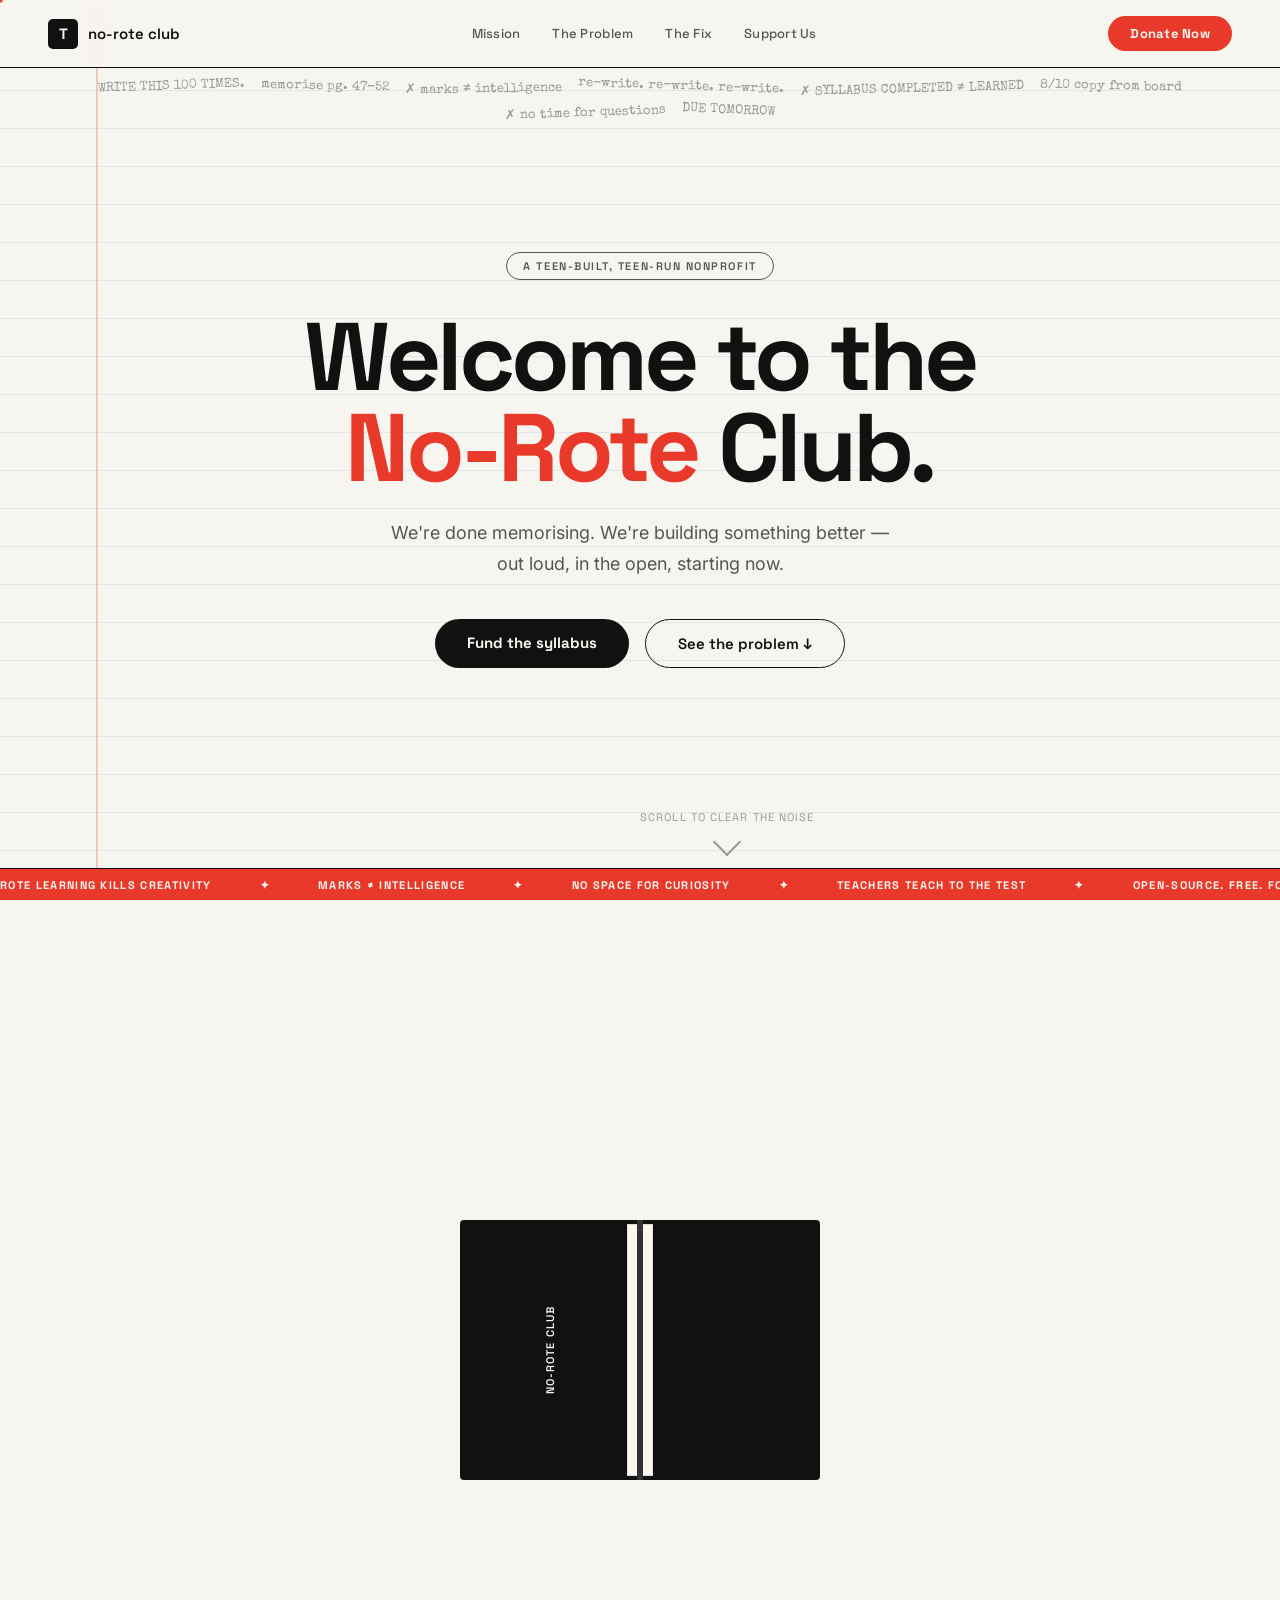
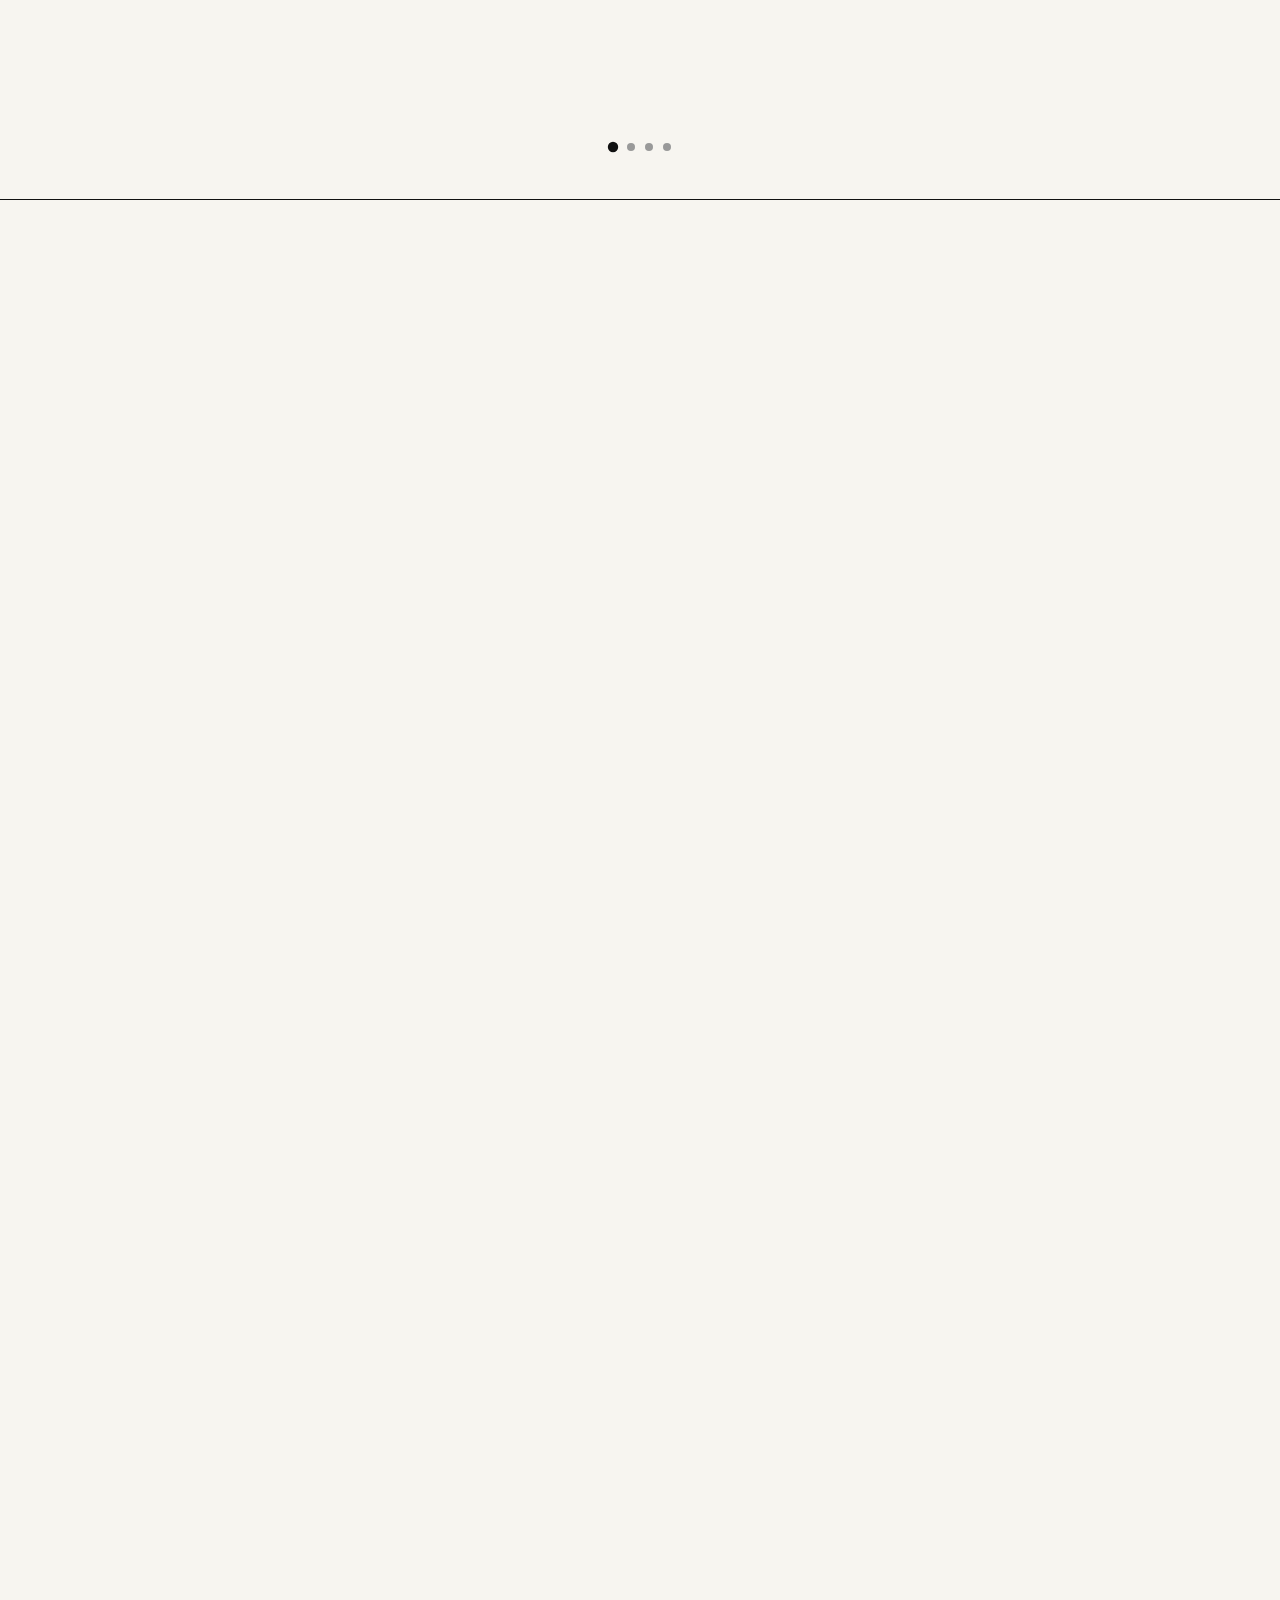
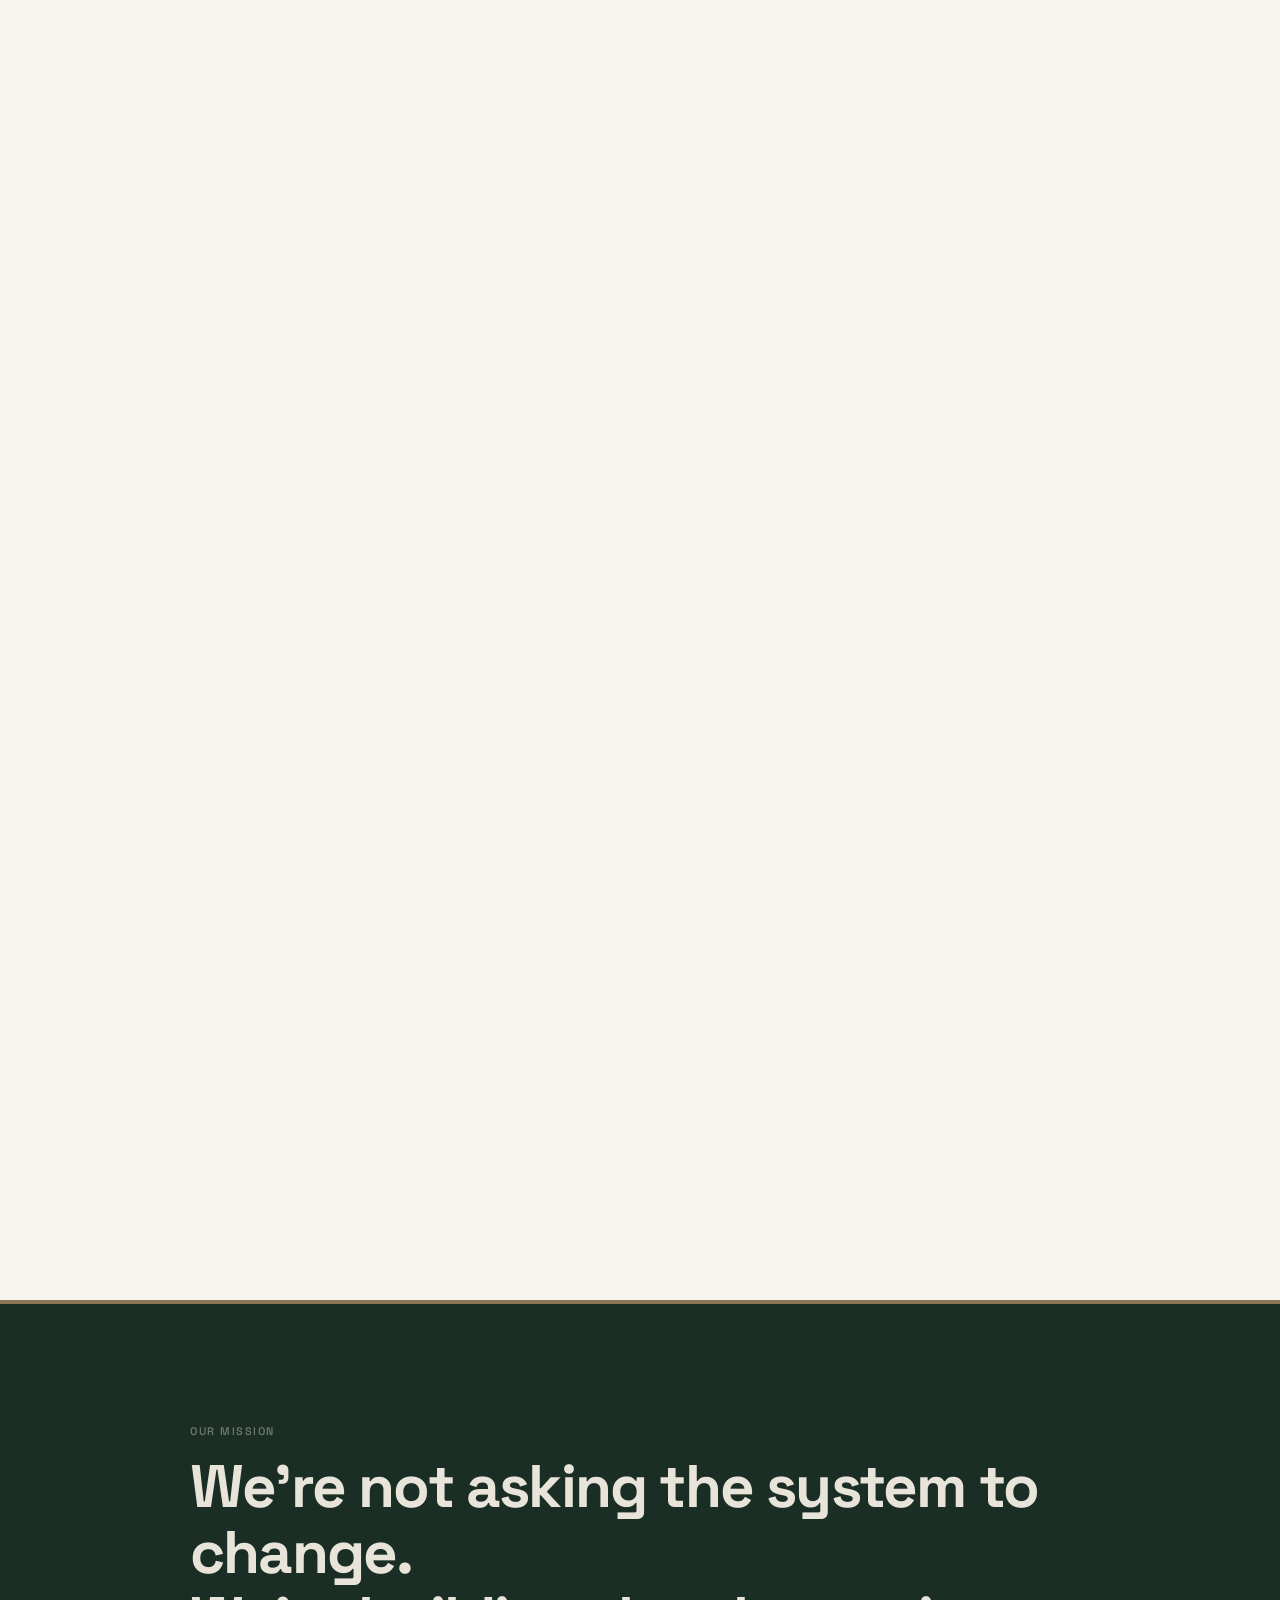
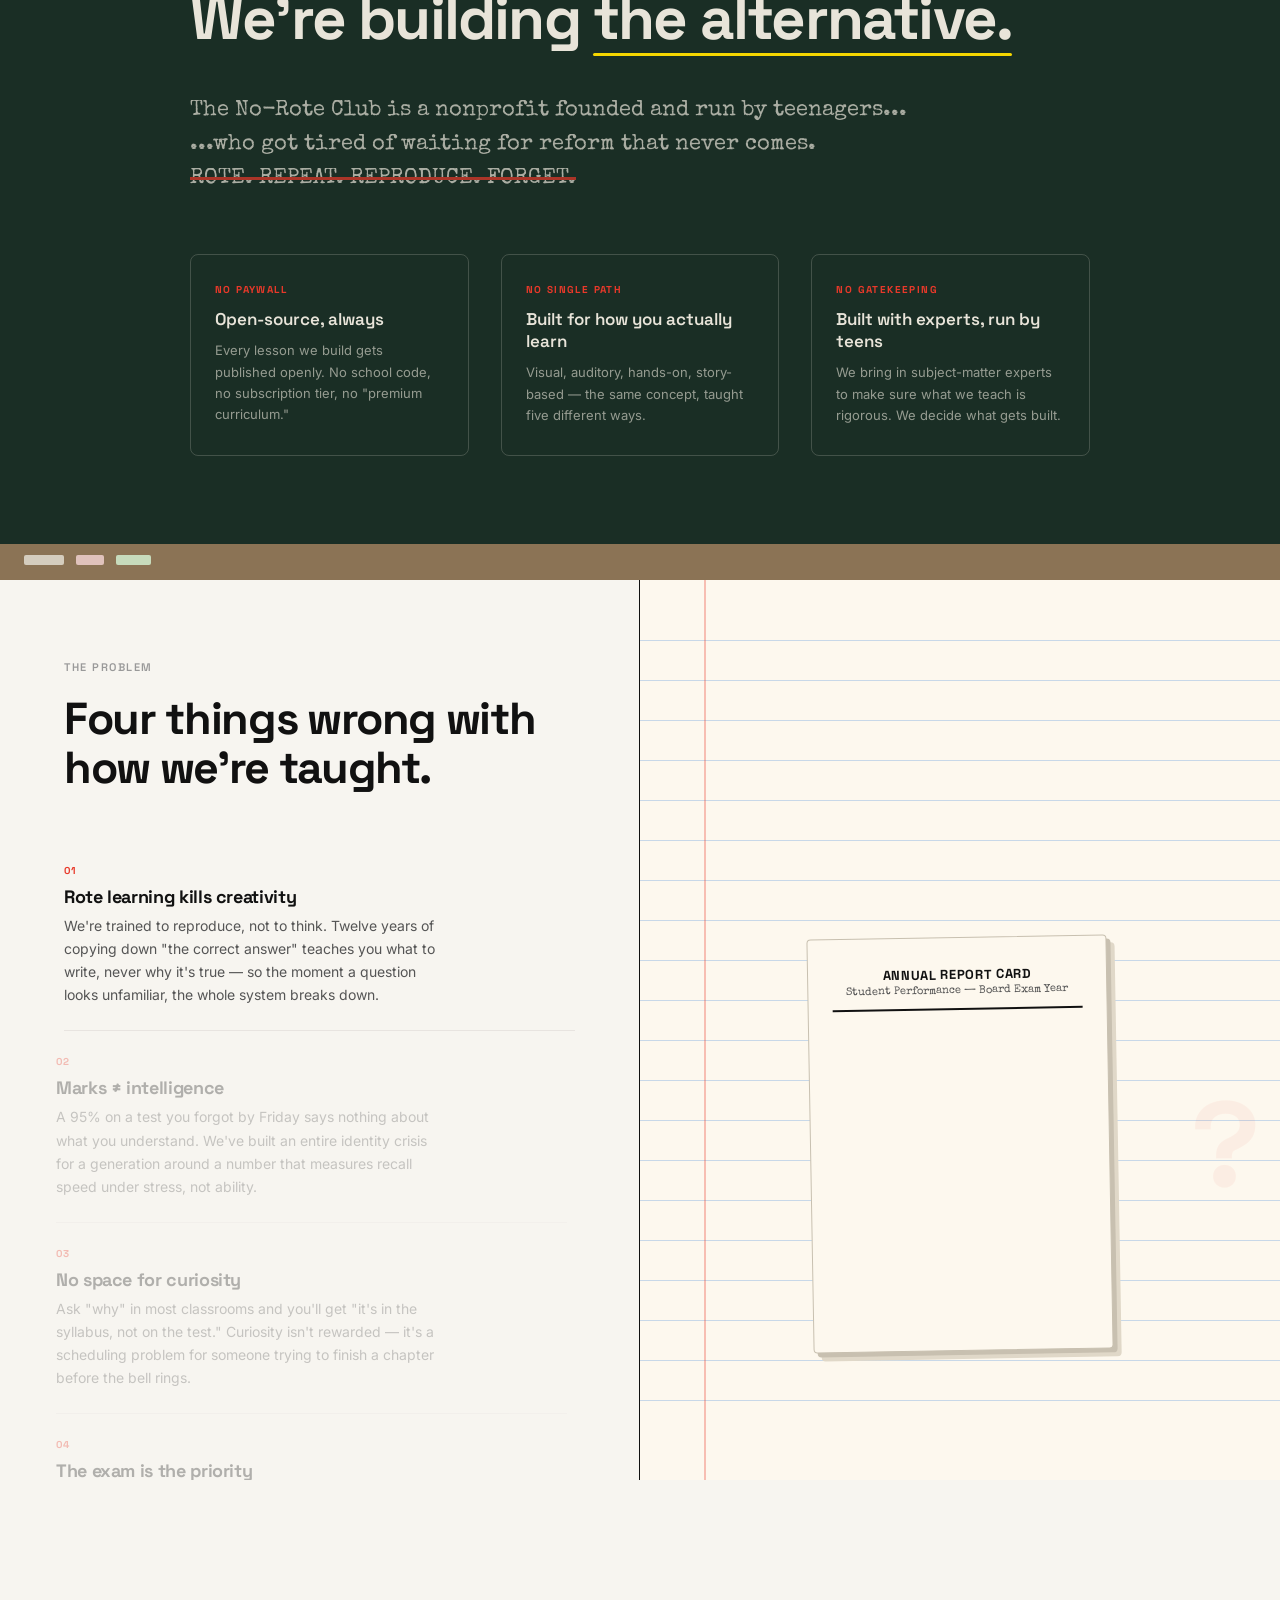
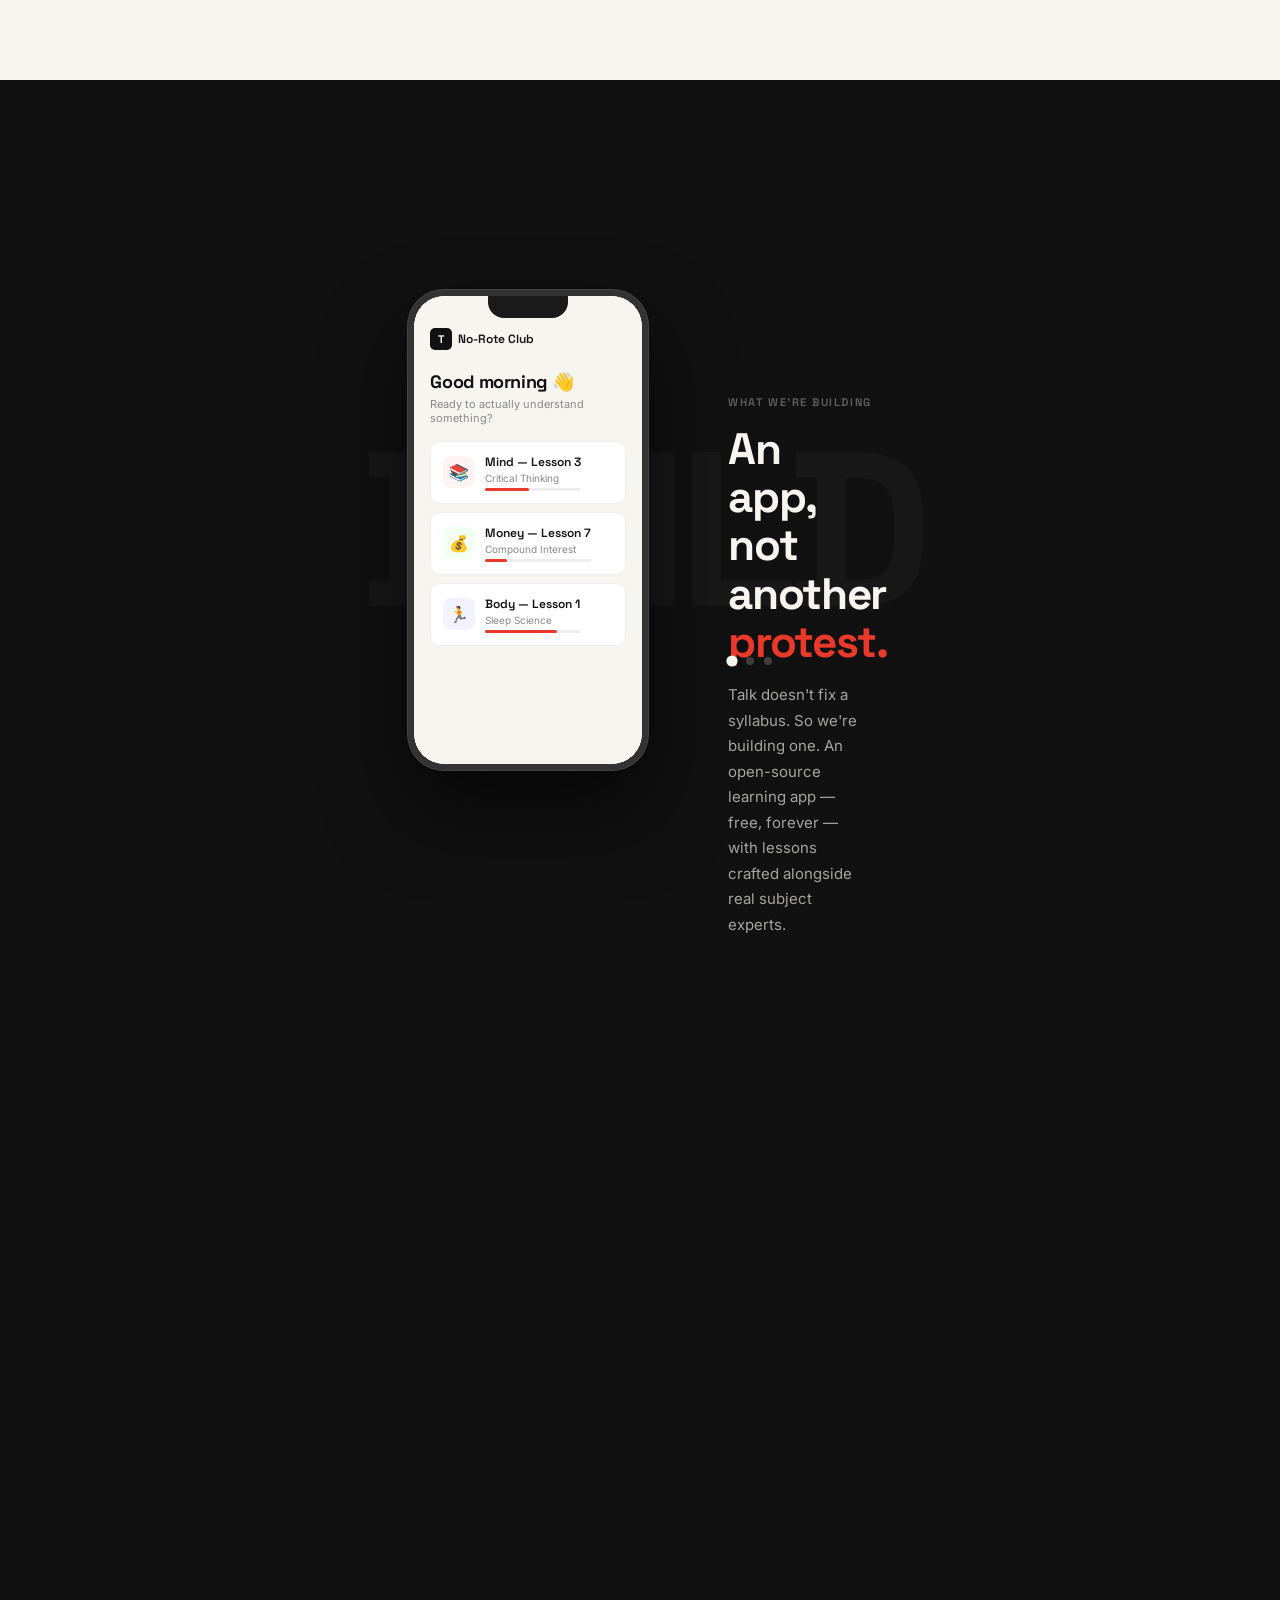
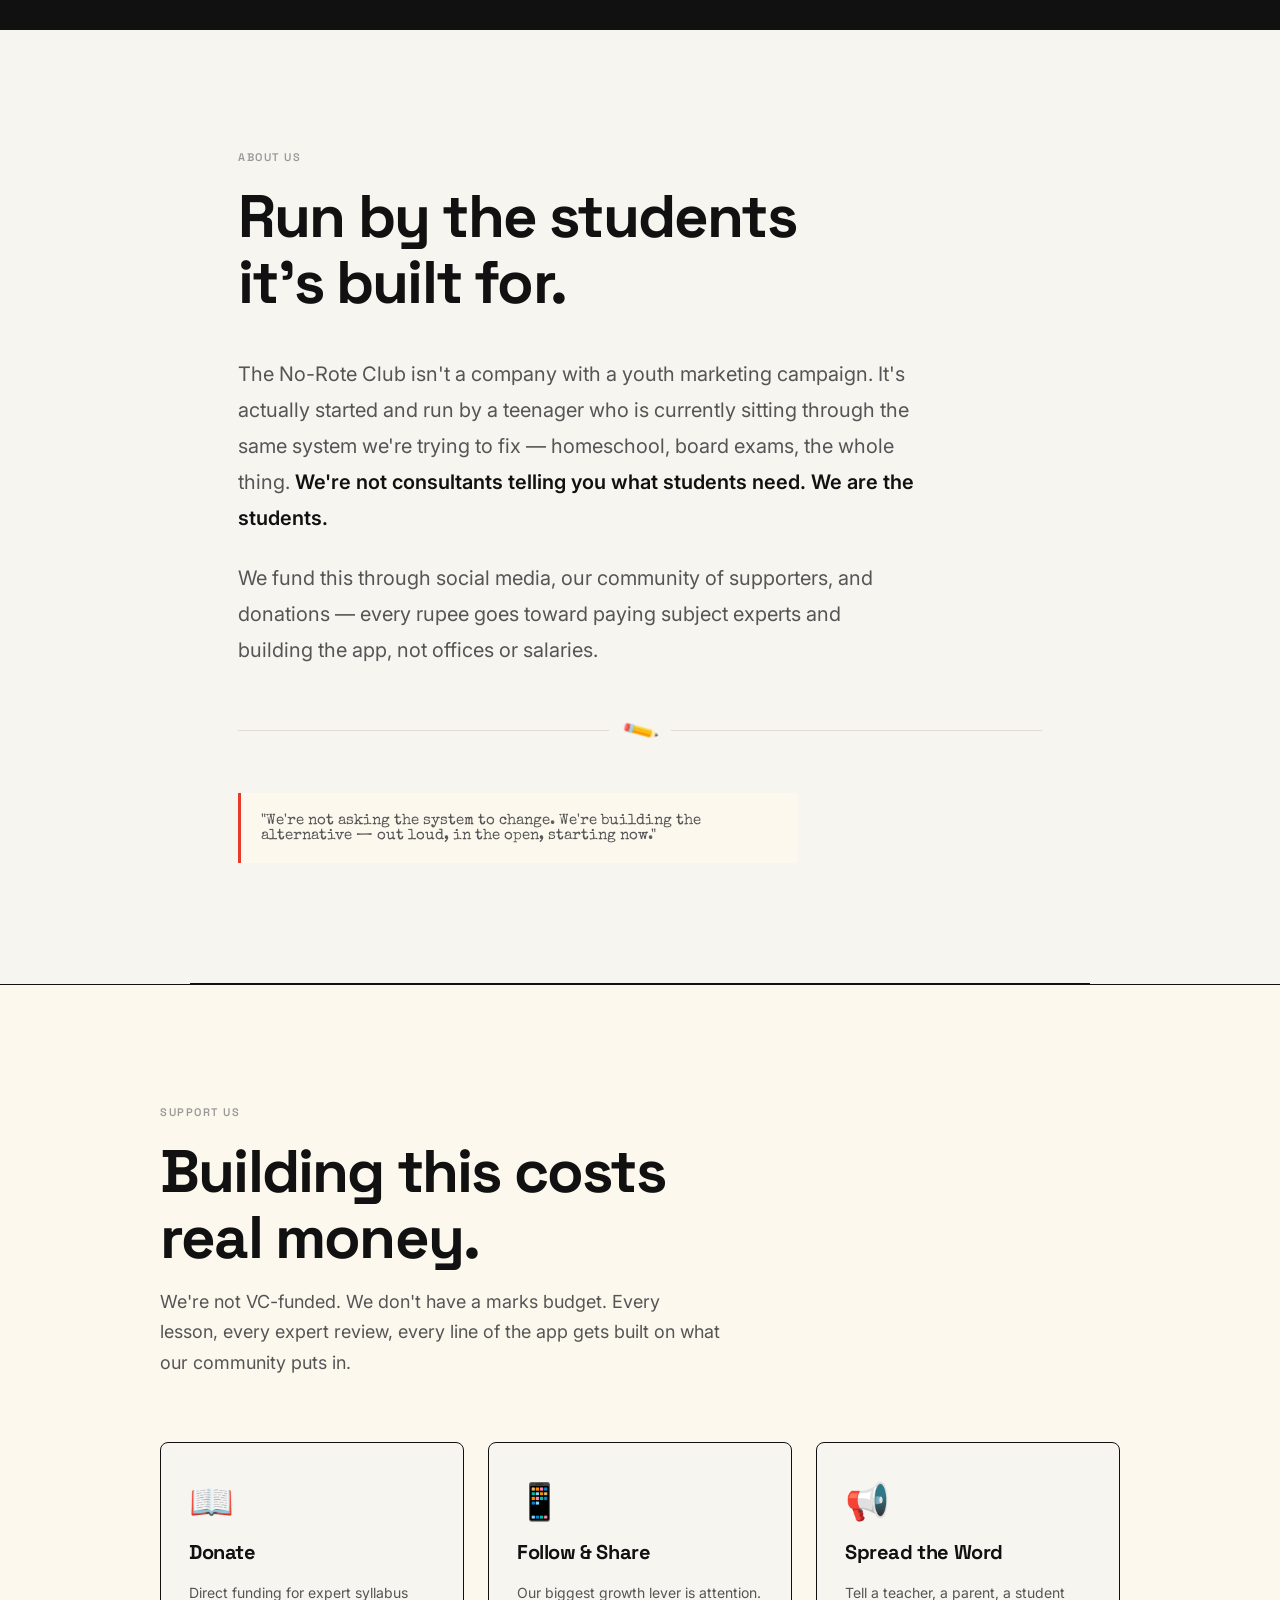
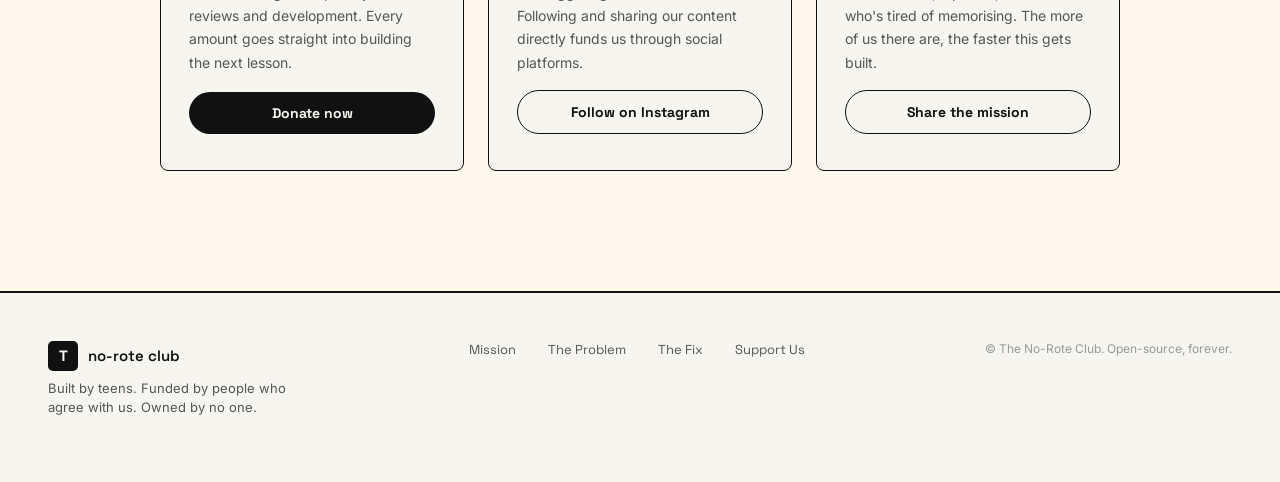
<file: index.html>
<!DOCTYPE html>
<html lang="en">
<head>
  <meta charset="UTF-8"/>
  <meta name="viewport" content="width=device-width, initial-scale=1.0"/>
  <meta name="description" content="A teen-led nonprofit building an open-source, expert-crafted syllabus that teaches the way brains actually learn. No rote. No rank. No rust."/>
  <title>The No-Rote Club — Education shouldn't feel like punishment</title>
  <link rel="preconnect" href="https://fonts.googleapis.com"/>
  <link href="https://fonts.googleapis.com/css2?family=Space+Grotesk:wght@300;400;500;600;700&family=Inter:wght@400;500&family=Special+Elite&display=swap" rel="stylesheet"/>
  <style>
/* ═══════════════════════════════════════════
   TOKENS
═══════════════════════════════════════════ */
:root {
  --white:   #F7F5F0;
  --ink:     #111111;
  --mid:     #555555;
  --light:   #999999;
  --red:     #E8392A;
  --yellow:  #F5D600;
  --chalk:   #E8E4D9;
  --board:   #1A2E25;
  --paper:   #FDF8EE;
  --ruled:   #C8D8E8;
  --sans:    'Space Grotesk', sans-serif;
  --body:    'Inter', sans-serif;
  --typewriter: 'Special Elite', cursive;
}

/* ═══════════════════════════════════════════
   RESET
═══════════════════════════════════════════ */
*, *::before, *::after { box-sizing: border-box; margin: 0; padding: 0; }
html { scroll-behavior: smooth; }
body {
  background: var(--white);
  color: var(--ink);
  font-family: var(--body);
  overflow-x: hidden;
}
a { color: inherit; text-decoration: none; }

/* ═══════════════════════════════════════════
   NAV
═══════════════════════════════════════════ */
nav {
  position: fixed;
  top: 0; left: 0; right: 0;
  z-index: 200;
  display: flex;
  align-items: center;
  justify-content: space-between;
  padding: 16px 48px;
  background: rgba(247,245,240,0.92);
  backdrop-filter: blur(12px);
  border-bottom: 1.5px solid var(--ink);
  transition: background 0.3s;
}
.nav-logo {
  display: flex; align-items: center; gap: 10px;
  font-family: var(--sans); font-weight: 600; font-size: 15px;
}
.nav-t {
  width: 30px; height: 30px;
  background: var(--ink); color: var(--white);
  display: grid; place-items: center;
  font-family: var(--sans); font-weight: 700; font-size: 15px;
  border-radius: 5px;
}
.nav-links {
  display: flex; gap: 32px; list-style: none;
  font-family: var(--sans); font-size: 13px; font-weight: 500;
  letter-spacing: 0.02em;
}
.nav-links a { color: var(--mid); transition: color 0.2s; }
.nav-links a:hover { color: var(--ink); }
.nav-cta {
  font-family: var(--sans); font-size: 13px; font-weight: 700;
  background: var(--red); color: var(--white);
  padding: 9px 22px; border-radius: 40px;
  transition: transform 0.2s, box-shadow 0.2s;
  letter-spacing: 0.02em;
}
.nav-cta:hover { transform: translateY(-1px); box-shadow: 0 4px 16px rgba(232,57,42,0.35); }

/* ═══════════════════════════════════════════
   TICKER
═══════════════════════════════════════════ */
.ticker-wrap {
  position: fixed; bottom: 0; left: 0; right: 0;
  z-index: 200; height: 32px;
  background: var(--red);
  border-top: 1.5px solid var(--ink);
  overflow: hidden; display: flex; align-items: center;
}
.ticker-track {
  display: flex; gap: 48px; white-space: nowrap;
  animation: ticker-scroll 28s linear infinite;
}
.ticker-track span {
  font-family: var(--sans); font-size: 11px; font-weight: 700;
  letter-spacing: 0.12em; text-transform: uppercase; color: var(--white); flex-shrink: 0;
}
@keyframes ticker-scroll {
  from { transform: translateX(0); }
  to   { transform: translateX(-50%); }
}

/* ═══════════════════════════════════════════
   HERO
═══════════════════════════════════════════ */
.hero {
  min-height: 100vh;
  display: flex; flex-direction: column;
  align-items: center; justify-content: center;
  padding: 100px 48px 80px;
  position: relative; overflow: hidden;
  text-align: center;
}

/* Floating ruled-paper lines background */
.hero-lines {
  position: absolute; inset: 0; pointer-events: none; overflow: hidden;
}
.hero-line {
  position: absolute; left: 0; right: 0; height: 1px;
  background: var(--ruled); opacity: 0.5;
}

/* Red margin line */
.hero-margin {
  position: absolute; top: 0; bottom: 0; left: 96px; width: 2px;
  background: rgba(232,57,42,0.25); pointer-events: none;
}

.hero-noise {
  position: absolute; top: 80px; left: 0; right: 0;
  display: flex; flex-wrap: wrap; gap: 8px 16px;
  padding: 0 48px; opacity: 0;
  animation: noise-fade 1s 0.3s forwards;
  pointer-events: none; justify-content: center;
}
.hero-noise span {
  font-family: var(--typewriter); font-size: 13px; color: var(--light);
  transform: rotate(var(--r, 0deg));
}
@keyframes noise-fade { to { opacity: 1; } }

.hero-badge {
  font-family: var(--sans); font-size: 11px; font-weight: 600;
  letter-spacing: 0.14em; text-transform: uppercase;
  color: var(--mid); border: 1.5px solid currentColor;
  padding: 6px 16px; border-radius: 40px; margin-bottom: 32px;
  opacity: 0; animation: slide-up 0.6s 0.4s forwards;
}
.hero-h1 {
  font-family: var(--sans); font-weight: 700;
  font-size: clamp(44px, 8vw, 96px);
  letter-spacing: -0.04em; line-height: 0.95;
  margin-bottom: 24px;
  opacity: 0; animation: slide-up 0.7s 0.55s forwards;
}
.hero-h1 em { color: var(--red); font-style: normal; }
.hero-sub {
  font-size: clamp(15px, 2vw, 18px); color: var(--mid);
  max-width: 520px; line-height: 1.7; margin-bottom: 40px;
  opacity: 0; animation: slide-up 0.7s 0.7s forwards;
}
.hero-btns {
  display: flex; gap: 16px; flex-wrap: wrap; justify-content: center;
  opacity: 0; animation: slide-up 0.7s 0.85s forwards;
}
.btn-primary {
  font-family: var(--sans); font-weight: 700; font-size: 15px;
  background: var(--ink); color: var(--white);
  padding: 14px 32px; border-radius: 40px;
  transition: transform 0.2s, box-shadow 0.2s;
}
.btn-primary:hover { transform: translateY(-2px); box-shadow: 0 8px 24px rgba(17,17,17,0.25); }
.btn-ghost {
  font-family: var(--sans); font-weight: 600; font-size: 15px;
  border: 1.5px solid var(--ink); color: var(--ink);
  padding: 14px 32px; border-radius: 40px;
  transition: background 0.2s, color 0.2s;
}
.btn-ghost:hover { background: var(--ink); color: var(--white); }

.hero-scroll-hint {
  position: absolute; bottom: 48px; left: 50%; transform: translateX(-50%);
  display: flex; flex-direction: column; align-items: center; gap: 8px;
  font-family: var(--sans); font-size: 11px; letter-spacing: 0.1em;
  text-transform: uppercase; color: var(--light);
  opacity: 0; animation: slide-up 0.7s 1.1s forwards;
}
.scroll-arrow {
  width: 20px; height: 20px;
  border-right: 2px solid var(--light);
  border-bottom: 2px solid var(--light);
  transform: rotate(45deg);
  animation: bounce-arrow 1.5s ease-in-out infinite;
}
@keyframes bounce-arrow {
  0%,100% { transform: rotate(45deg) translateY(0); }
  50% { transform: rotate(45deg) translateY(4px); }
}

@keyframes slide-up {
  from { opacity: 0; transform: translateY(24px); }
  to   { opacity: 1; transform: translateY(0); }
}

/* ═══════════════════════════════════════════
   BOOK ANIMATION SECTION (Apple-scroll style)
═══════════════════════════════════════════ */
.book-scroll-wrapper {
  position: relative;
  height: 400vh; /* tall enough to scroll through */
}
.book-scroll-sticky {
  position: sticky; top: 0;
  height: 100vh;
  display: flex; align-items: center; justify-content: center;
  overflow: hidden;
  background: var(--white);
  border-bottom: 1.5px solid var(--ink);
}

/* The book */
.book-scene {
  position: relative; width: 360px; height: 260px;
  perspective: 1200px;
}
.book-cover-left, .book-cover-right {
  position: absolute; top: 0; bottom: 0;
  width: 50%; background: var(--ink);
  border: 2px solid var(--ink);
  transform-origin: center;
  transition: none;
  display: flex; align-items: center; justify-content: center;
}
.book-cover-left  { left: 0; border-radius: 4px 0 0 4px; transform-origin: right center; }
.book-cover-right { right: 0; border-radius: 0 4px 4px 0; transform-origin: left center; }
.book-cover-left-text {
  font-family: var(--sans); font-size: 11px; font-weight: 600;
  letter-spacing: 0.1em; text-transform: uppercase; color: var(--white);
  writing-mode: vertical-rl; transform: rotate(180deg);
}
.book-spine {
  position: absolute; left: 50%; top: 0; bottom: 0;
  width: 6px; background: #333;
  transform: translateX(-50%);
  z-index: 10;
}
.book-pages {
  position: absolute; top: 4px; bottom: 4px; left: 50%;
  transform: translateX(-50%);
  width: 0; overflow: hidden;
  background: var(--paper);
  display: flex; flex-direction: column;
  padding: 16px 12px;
  gap: 6px;
  transition: none;
  z-index: 5;
  border: 1px solid #ddd;
}
.book-rule { height: 1px; background: var(--ruled); width: 100%; }
.book-text-line {
  height: 10px; border-radius: 2px;
  background: var(--ruled); opacity: 0;
  transition: opacity 0.3s;
}
.book-text-line.red-mark {
  background: var(--red); opacity: 0; width: 60%;
}
.book-text-line.striked {
  background: repeating-linear-gradient(
    90deg, var(--ruled) 0, var(--ruled) 3px, transparent 3px, transparent 6px
  );
}

/* Floating labels beside book */
.book-label {
  position: absolute;
  font-family: var(--sans); font-size: clamp(22px, 3.5vw, 42px);
  font-weight: 700; letter-spacing: -0.03em;
  opacity: 0; transition: opacity 0.5s, transform 0.5s;
  pointer-events: none; white-space: nowrap;
}
.book-label-left  { right: calc(50% + 220px); text-align: right; transform: translateX(-20px); }
.book-label-right { left:  calc(50% + 220px); transform: translateX(20px); }
.book-label.visible { opacity: 1; transform: translateX(0); }
.book-label .accent { color: var(--red); }

/* Progress dots */
.book-dots {
  position: absolute; bottom: 48px; left: 50%; transform: translateX(-50%);
  display: flex; gap: 10px;
}
.book-dot {
  width: 8px; height: 8px; border-radius: 50%;
  background: var(--light); transition: background 0.3s, transform 0.3s;
}
.book-dot.active { background: var(--ink); transform: scale(1.3); }

/* ═══════════════════════════════════════════
   CHALKBOARD SECTION
═══════════════════════════════════════════ */
.chalkboard-section {
  background: var(--board);
  padding: 120px 48px;
  position: relative; overflow: hidden;
  border-top: 4px solid #8B7355;
  border-bottom: 4px solid #8B7355;
}
.chalk-tray {
  position: absolute; bottom: 0; left: 0; right: 0;
  height: 32px; background: #8B7355;
  display: flex; align-items: center; padding: 0 24px; gap: 12px;
}
.chalk-stick {
  width: 40px; height: 10px; border-radius: 2px;
  background: var(--chalk); opacity: 0.8;
}
.chalk-stick:nth-child(2) { background: #F5D6D6; width: 28px; }
.chalk-stick:nth-child(3) { background: #D6F5D6; width: 35px; }

.board-content {
  max-width: 900px; margin: 0 auto;
  position: relative; z-index: 2;
}
.board-section-label {
  font-family: var(--sans); font-size: 11px; font-weight: 600;
  letter-spacing: 0.14em; text-transform: uppercase;
  color: rgba(232,228,217,0.4); margin-bottom: 16px;
}
.board-h2 {
  font-family: var(--sans); font-weight: 700;
  font-size: clamp(32px, 5vw, 60px); letter-spacing: -0.03em;
  color: var(--chalk); line-height: 1.1; margin-bottom: 48px;
}
.board-h2 .chalk-underline {
  position: relative; display: inline-block;
}
.board-h2 .chalk-underline::after {
  content: '';
  position: absolute; bottom: -4px; left: 0; right: 0; height: 3px;
  background: var(--yellow); border-radius: 2px;
  transform: scaleX(0); transform-origin: left;
  transition: transform 0.8s cubic-bezier(0.77,0,0.18,1);
}
.board-h2 .chalk-underline.drawn::after { transform: scaleX(1); }

.chalk-write-line {
  font-family: var(--typewriter); font-size: 22px;
  color: var(--chalk); opacity: 0.7; margin-bottom: 12px;
  overflow: hidden; white-space: nowrap;
  width: 0; transition: width 0.8s ease;
}
.chalk-write-line.written { width: 100%; }
.chalk-write-line.crossed {
  text-decoration: line-through;
  text-decoration-color: var(--red);
  text-decoration-thickness: 3px;
}

.board-mission-grid {
  display: grid; grid-template-columns: 1fr 1fr 1fr;
  gap: 32px; margin-top: 64px;
}
.board-card {
  border: 1px solid rgba(232,228,217,0.2);
  border-radius: 8px; padding: 28px 24px;
  opacity: 0; transform: translateY(24px);
  transition: opacity 0.6s ease, transform 0.6s ease;
}
.board-card.revealed { opacity: 1; transform: translateY(0); }
.board-card-tag {
  font-family: var(--sans); font-size: 10px; font-weight: 700;
  letter-spacing: 0.14em; text-transform: uppercase;
  color: var(--red); margin-bottom: 12px;
}
.board-card h3 {
  font-family: var(--sans); font-weight: 600; font-size: 17px;
  color: var(--chalk); margin-bottom: 10px; line-height: 1.3;
}
.board-card p {
  font-size: 13px; color: rgba(232,228,217,0.6); line-height: 1.65;
}

/* ═══════════════════════════════════════════
   PROBLEMS — REPORT CARD SCROLL
═══════════════════════════════════════════ */
.problems-section {
  padding: 0;
  position: relative;
}
.problems-sticky-wrapper {
  position: relative; height: 300vh;
}
.problems-sticky {
  position: sticky; top: 0; height: 100vh;
  display: grid; grid-template-columns: 1fr 1fr;
  overflow: hidden;
}

/* Left: problem text */
.problems-text-col {
  display: flex; flex-direction: column; justify-content: center;
  padding: 80px 64px; background: var(--white);
  border-right: 1.5px solid var(--ink);
}
.prob-section-label {
  font-family: var(--sans); font-size: 11px; font-weight: 600;
  letter-spacing: 0.14em; text-transform: uppercase;
  color: var(--light); margin-bottom: 20px;
}
.prob-h2 {
  font-family: var(--sans); font-weight: 700;
  font-size: clamp(28px, 3.5vw, 46px); letter-spacing: -0.03em;
  line-height: 1.1; margin-bottom: 48px;
}

.prob-items { display: flex; flex-direction: column; gap: 0; }
.prob-item {
  padding: 24px 0; border-bottom: 1px solid #E8E4E0;
  opacity: 0.3; transition: opacity 0.4s, transform 0.4s;
  transform: translateX(-8px);
  cursor: default;
}
.prob-item.active { opacity: 1; transform: translateX(0); }
.prob-item.done { opacity: 0.4; }
.prob-num {
  font-family: var(--sans); font-size: 10px; font-weight: 700;
  letter-spacing: 0.1em; color: var(--red); margin-bottom: 8px;
}
.prob-title {
  font-family: var(--sans); font-weight: 700; font-size: 18px;
  letter-spacing: -0.02em; margin-bottom: 6px;
}
.prob-desc {
  font-size: 14px; color: var(--mid); line-height: 1.65;
  max-width: 380px;
}

/* Right: Report card animation */
.problems-visual-col {
  background: var(--paper); display: flex;
  align-items: center; justify-content: center;
  position: relative; overflow: hidden;
}

/* Ruled paper lines */
.report-paper-lines {
  position: absolute; inset: 0; pointer-events: none;
}
.rpl { position: absolute; left: 0; right: 0; height: 1px; background: var(--ruled); }
.rpl-margin { position: absolute; top: 0; bottom: 0; left: 64px; width: 2px; background: rgba(232,57,42,0.3); }

.report-card {
  position: relative; z-index: 2;
  width: 300px; background: var(--paper);
  border: 1px solid #C8C0B0; border-radius: 4px;
  box-shadow: 4px 4px 0 #C8C0B0, 8px 8px 0 #E0D8C8;
  padding: 28px 24px;
  font-family: var(--typewriter);
  transform: rotate(-1deg);
}
.rc-header {
  text-align: center; border-bottom: 2px solid var(--ink);
  padding-bottom: 12px; margin-bottom: 16px;
}
.rc-title {
  font-family: var(--sans); font-weight: 700; font-size: 13px;
  letter-spacing: 0.05em; text-transform: uppercase;
}
.rc-sub { font-size: 11px; color: var(--mid); margin-top: 2px; }
.rc-rows { display: flex; flex-direction: column; gap: 10px; }
.rc-row {
  display: flex; justify-content: space-between; align-items: center;
  font-size: 14px; padding-bottom: 8px;
  border-bottom: 1px solid rgba(200,216,232,0.6);
  opacity: 0; transform: translateX(-10px);
  transition: opacity 0.4s, transform 0.4s;
}
.rc-row.visible { opacity: 1; transform: none; }
.rc-subject { color: var(--ink-mid); }
.rc-grade {
  font-weight: 700; font-size: 16px;
  width: 32px; height: 32px; border-radius: 50%;
  display: grid; place-items: center;
  background: var(--yellow); color: var(--ink);
  transition: background 0.4s;
}
.rc-grade.red-grade { background: var(--red); color: var(--white); }
.rc-grade.green-grade { background: #2ECC71; color: var(--white); }

.rc-stamp {
  position: absolute; top: 24px; right: 20px;
  font-family: var(--sans); font-weight: 700; font-size: 11px;
  letter-spacing: 0.08em; text-transform: uppercase;
  border: 3px solid var(--red); color: var(--red);
  padding: 4px 8px; border-radius: 2px;
  transform: rotate(15deg);
  opacity: 0; transition: opacity 0.4s;
}
.rc-stamp.visible { opacity: 0.85; }

/* The red question mark floating */
.rc-question {
  position: absolute; font-family: var(--sans); font-weight: 700;
  font-size: 120px; color: var(--red); opacity: 0.05;
  right: 20px; top: 50%; transform: translateY(-50%);
  pointer-events: none; transition: opacity 0.5s;
}
.rc-question.pop { opacity: 0.12; }

/* ═══════════════════════════════════════════
   APP SECTION — Phone with scrolling content
═══════════════════════════════════════════ */
.app-scroll-wrapper {
  position: relative; height: 350vh;
  background: var(--ink);
}
.app-scroll-sticky {
  position: sticky; top: 0; height: 100vh;
  display: flex; align-items: center; justify-content: center;
  overflow: hidden;
}

.app-bg-text {
  position: absolute; font-family: var(--sans); font-weight: 700;
  font-size: clamp(80px, 18vw, 220px); letter-spacing: -0.05em;
  color: rgba(255,255,255,0.03); white-space: nowrap;
  top: 50%; left: 50%; transform: translate(-50%,-50%);
  pointer-events: none;
}

.app-layout {
  display: flex; align-items: center; gap: 80px;
  position: relative; z-index: 2;
}

/* Phone frame */
.phone-frame {
  width: 240px; height: 480px; flex-shrink: 0;
  background: #1A1A1A; border-radius: 36px;
  border: 6px solid #333;
  box-shadow: 0 0 0 1px #444, 0 40px 80px rgba(0,0,0,0.6), inset 0 0 0 2px #222;
  position: relative; overflow: hidden;
}
.phone-notch {
  position: absolute; top: 0; left: 50%; transform: translateX(-50%);
  width: 80px; height: 22px; background: #1A1A1A;
  border-radius: 0 0 16px 16px; z-index: 10;
}
.phone-screen {
  position: absolute; inset: 0; background: #fff;
  border-radius: 30px; overflow: hidden;
}
/* Screens inside phone */
.phone-slide {
  position: absolute; inset: 0;
  display: flex; flex-direction: column;
  padding: 32px 16px 16px;
  opacity: 0; transform: translateY(20px);
  transition: opacity 0.5s ease, transform 0.5s ease;
}
.phone-slide.active { opacity: 1; transform: translateY(0); }

/* Slide 1: Home */
.ps-home { background: #F7F5F0; }
.ps-app-bar {
  display: flex; align-items: center; gap: 6px; margin-bottom: 20px;
}
.ps-app-dot {
  width: 22px; height: 22px; background: var(--ink); border-radius: 5px;
  display: grid; place-items: center;
  font-family: var(--sans); font-weight: 700; font-size: 11px; color: #F7F5F0;
}
.ps-app-name { font-family: var(--sans); font-weight: 600; font-size: 12px; }
.ps-greeting { font-family: var(--sans); font-weight: 700; font-size: 18px; letter-spacing: -0.02em; margin-bottom: 4px; }
.ps-sub-text { font-size: 11px; color: #888; margin-bottom: 16px; }
.ps-cards { display: flex; flex-direction: column; gap: 8px; }
.ps-card {
  background: #fff; border-radius: 10px; padding: 12px;
  border: 1px solid #eee;
  display: flex; align-items: center; gap: 10px;
}
.ps-card-icon {
  width: 32px; height: 32px; border-radius: 8px;
  display: grid; place-items: center; font-size: 16px; flex-shrink: 0;
}
.ps-card-title { font-family: var(--sans); font-weight: 600; font-size: 12px; }
.ps-card-prog { font-size: 10px; color: #888; margin-top: 2px; }
.ps-prog-bar { height: 3px; background: #eee; border-radius: 2px; margin-top: 4px; }
.ps-prog-fill { height: 100%; border-radius: 2px; background: var(--red); }

/* Slide 2: Lesson */
.ps-lesson { background: var(--board); }
.ps-lesson-tag {
  font-family: var(--sans); font-size: 9px; font-weight: 700;
  letter-spacing: 0.12em; text-transform: uppercase;
  color: rgba(232,228,217,0.5); margin-bottom: 8px;
}
.ps-lesson-title {
  font-family: var(--sans); font-weight: 700; font-size: 16px;
  color: var(--chalk); margin-bottom: 4px; line-height: 1.2;
}
.ps-lesson-sub { font-size: 10px; color: rgba(232,228,217,0.5); margin-bottom: 16px; }
.ps-lesson-body {
  flex: 1; background: rgba(255,255,255,0.05);
  border-radius: 8px; padding: 12px;
  font-family: var(--typewriter); font-size: 12px;
  color: var(--chalk); line-height: 1.7;
}
.ps-lesson-actions {
  display: flex; gap: 8px; margin-top: 12px;
}
.ps-btn {
  flex: 1; padding: 10px; border-radius: 8px;
  font-family: var(--sans); font-weight: 600; font-size: 11px;
  text-align: center;
}
.ps-btn-primary { background: var(--red); color: #fff; }
.ps-btn-ghost { background: rgba(255,255,255,0.1); color: var(--chalk); }

/* Slide 3: Quiz */
.ps-quiz { background: #F7F5F0; }
.ps-quiz-header {
  font-family: var(--sans); font-weight: 700; font-size: 14px;
  letter-spacing: -0.02em; margin-bottom: 4px;
}
.ps-quiz-sub { font-size: 10px; color: #888; margin-bottom: 16px; }
.ps-question {
  background: #fff; border-radius: 10px; padding: 14px;
  font-family: var(--sans); font-weight: 600; font-size: 12px;
  line-height: 1.5; margin-bottom: 12px; border: 1px solid #eee;
}
.ps-options { display: flex; flex-direction: column; gap: 6px; }
.ps-option {
  background: #fff; border: 1.5px solid #E8E4E0;
  border-radius: 8px; padding: 10px 12px;
  font-size: 11px; display: flex; align-items: center; gap: 8px;
}
.ps-option.correct { border-color: #2ECC71; background: #F0FFF4; }
.ps-option.wrong   { border-color: var(--red); background: #FFF5F5; }
.ps-option-dot {
  width: 16px; height: 16px; border-radius: 50%;
  border: 1.5px solid #ccc; flex-shrink: 0;
}
.ps-option.correct .ps-option-dot { background: #2ECC71; border-color: #2ECC71; }
.ps-option.wrong   .ps-option-dot { background: var(--red); border-color: var(--red); }

/* App text column */
.app-text-col {
  max-width: 420px; color: var(--white);
}
.app-section-label {
  font-family: var(--sans); font-size: 11px; font-weight: 600;
  letter-spacing: 0.14em; text-transform: uppercase;
  color: rgba(247,245,240,0.35); margin-bottom: 16px;
}
.app-slides-text { position: relative; min-height: 200px; }
.app-text-slide {
  position: absolute; inset: 0;
  opacity: 0; transform: translateY(16px);
  transition: opacity 0.5s, transform 0.5s;
}
.app-text-slide.active { opacity: 1; transform: none; }
.app-text-slide h2 {
  font-family: var(--sans); font-weight: 700;
  font-size: clamp(28px, 3.5vw, 44px); letter-spacing: -0.03em;
  line-height: 1.1; margin-bottom: 16px;
}
.app-text-slide h2 em { color: var(--red); font-style: normal; }
.app-text-slide p {
  font-size: 15px; color: rgba(247,245,240,0.65); line-height: 1.7;
}
.app-step-dots {
  display: flex; gap: 10px; margin-top: 32px;
}
.app-step-dot {
  width: 8px; height: 8px; border-radius: 50%;
  background: rgba(247,245,240,0.2); transition: background 0.3s, transform 0.3s;
}
.app-step-dot.active { background: var(--white); transform: scale(1.4); }

/* ═══════════════════════════════════════════
   ABOUT SECTION
═══════════════════════════════════════════ */
.about-section {
  padding: 120px 48px; max-width: 900px; margin: 0 auto;
  border-bottom: 1.5px solid var(--ink);
}
.about-label {
  font-family: var(--sans); font-size: 11px; font-weight: 600;
  letter-spacing: 0.14em; text-transform: uppercase;
  color: var(--light); margin-bottom: 20px;
}
.about-h2 {
  font-family: var(--sans); font-weight: 700;
  font-size: clamp(32px, 5vw, 60px); letter-spacing: -0.03em;
  line-height: 1.1; margin-bottom: 40px;
}
.about-body {
  font-size: clamp(16px, 2vw, 20px); color: var(--mid);
  line-height: 1.8; max-width: 680px; margin-bottom: 24px;
}
.about-body strong { color: var(--ink); font-weight: 600; }
.about-note {
  font-family: var(--typewriter); font-size: 15px;
  color: var(--mid); padding: 20px; border-left: 3px solid var(--red);
  background: var(--paper); border-radius: 0 4px 4px 0;
  max-width: 560px; margin-top: 32px;
  opacity: 0; transform: translateX(-16px);
  transition: opacity 0.6s, transform 0.6s;
}
.about-note.revealed { opacity: 1; transform: none; }

/* Pencil divider */
.pencil-divider {
  display: flex; align-items: center; gap: 16px;
  margin: 48px 0;
}
.pencil-line { flex: 1; height: 1px; background: #E0DCD6; }
.pencil-icon { font-size: 24px; transform: rotate(-30deg); }

/* ═══════════════════════════════════════════
   SUPPORT SECTION
═══════════════════════════════════════════ */
.support-section {
  padding: 120px 48px;
  background: var(--paper);
  border-top: 1.5px solid var(--ink);
  border-bottom: 1.5px solid var(--ink);
}
.support-inner { max-width: 960px; margin: 0 auto; }
.support-label {
  font-family: var(--sans); font-size: 11px; font-weight: 600;
  letter-spacing: 0.14em; text-transform: uppercase;
  color: var(--light); margin-bottom: 20px;
}
.support-h2 {
  font-family: var(--sans); font-weight: 700;
  font-size: clamp(32px, 5vw, 60px); letter-spacing: -0.03em;
  line-height: 1.1; margin-bottom: 16px;
}
.support-sub {
  font-size: clamp(15px, 2vw, 18px); color: var(--mid);
  max-width: 560px; line-height: 1.7; margin-bottom: 64px;
}
.support-cards {
  display: grid; grid-template-columns: repeat(3, 1fr); gap: 24px;
}
.support-card {
  background: var(--white); border: 1.5px solid var(--ink);
  border-radius: 8px; padding: 36px 28px;
  display: flex; flex-direction: column; gap: 16px;
  opacity: 0; transform: translateY(24px);
  transition: opacity 0.5s, transform 0.5s;
}
.support-card.revealed { opacity: 1; transform: none; }
.support-card:nth-child(2) { transition-delay: 0.1s; }
.support-card:nth-child(3) { transition-delay: 0.2s; }
.sc-icon { font-size: 36px; }
.sc-title {
  font-family: var(--sans); font-weight: 700; font-size: 20px;
  letter-spacing: -0.02em;
}
.sc-body { font-size: 14px; color: var(--mid); line-height: 1.65; flex: 1; }
.sc-btn {
  display: inline-block; font-family: var(--sans); font-weight: 700;
  font-size: 14px; padding: 12px 24px; border-radius: 40px;
  background: var(--ink); color: var(--white);
  text-align: center; transition: background 0.2s, transform 0.2s;
}
.sc-btn:hover { background: var(--red); transform: translateY(-1px); }
.sc-btn.ghost {
  background: transparent; color: var(--ink);
  border: 1.5px solid var(--ink);
}
.sc-btn.ghost:hover { background: var(--ink); color: var(--white); }

/* ═══════════════════════════════════════════
   FOOTER
═══════════════════════════════════════════ */
footer {
  padding: 48px 48px 64px;
  display: flex; align-items: flex-start; justify-content: space-between;
  border-top: 1.5px solid var(--ink);
  flex-wrap: wrap; gap: 32px;
}
.footer-logo {
  display: flex; align-items: center; gap: 10px;
  font-family: var(--sans); font-weight: 600; font-size: 15px;
  margin-bottom: 8px;
}
.footer-tagline { font-size: 13px; color: var(--mid); max-width: 240px; line-height: 1.5; }
.footer-links {
  display: flex; gap: 32px; list-style: none;
  font-family: var(--sans); font-size: 13px;
}
.footer-links a { color: var(--mid); transition: color 0.2s; }
.footer-links a:hover { color: var(--ink); }
.footer-copy { font-size: 12px; color: var(--light); }

/* ═══════════════════════════════════════════
   FLOATING PENCIL CURSOR TRAIL
═══════════════════════════════════════════ */
.cursor-dot {
  position: fixed; pointer-events: none; z-index: 9999;
  width: 6px; height: 6px; border-radius: 50%;
  background: var(--red); opacity: 0;
  transition: opacity 0.3s;
  mix-blend-mode: multiply;
}

/* ═══════════════════════════════════════════
   UTILITIES
═══════════════════════════════════════════ */
.reveal-on-scroll {
  opacity: 0; transform: translateY(32px);
  transition: opacity 0.7s ease, transform 0.7s ease;
}
.reveal-on-scroll.revealed {
  opacity: 1; transform: none;
}

@media (prefers-reduced-motion: reduce) {
  *, *::before, *::after {
    animation-duration: 0.01ms !important;
    transition-duration: 0.01ms !important;
  }
}

/* ═══════════════════════════════════════════
   RESPONSIVE
═══════════════════════════════════════════ */
@media (max-width: 900px) {
  nav { padding: 14px 24px; }
  .nav-links { display: none; }
  .hero { padding: 100px 24px 80px; }
  .hero-margin { display: none; }
  .problems-sticky { grid-template-columns: 1fr; }
  .problems-visual-col { display: none; }
  .book-scene { width: 280px; height: 200px; }
  .book-label { display: none; }
  .app-layout { flex-direction: column; gap: 40px; }
  .app-text-col { max-width: 100%; text-align: center; padding: 0 24px; }
  .board-mission-grid { grid-template-columns: 1fr; }
  .support-cards { grid-template-columns: 1fr; }
  footer { flex-direction: column; padding: 40px 24px 80px; }
  .chalkboard-section { padding: 80px 24px; }
  .about-section { padding: 80px 24px; }
  .support-section { padding: 80px 24px; }
}
  </style>
</head>
<body>

<!-- NAV -->
<nav id="top">
  <a href="#top" class="nav-logo">
    <div class="nav-t">T</div>
    no-rote club
  </a>
  <ul class="nav-links">
    <li><a href="#mission">Mission</a></li>
    <li><a href="#problem">The Problem</a></li>
    <li><a href="#solution">The Fix</a></li>
    <li><a href="#support">Support Us</a></li>
  </ul>
  <a href="https://thenoroteclub.vercel.app/fake_donate_page.html" class="nav-cta">Donate Now</a>
</nav>

<!-- ═══ HERO ═══ -->
<section class="hero">
  <!-- Ruled paper lines -->
  <div class="hero-lines" id="heroLines"></div>
  <div class="hero-margin"></div>

  <!-- Background noise words (rote commands) -->
  <div class="hero-noise">
    <span style="--r:-2deg">WRITE THIS 100 TIMES.</span>
    <span style="--r:1.5deg">memorise pg. 47–52</span>
    <span style="--r:-1deg">✗ marks ≠ intelligence</span>
    <span style="--r:2deg">re-write. re-write. re-write.</span>
    <span style="--r:-1.5deg">✗ SYLLABUS COMPLETED ≠ LEARNED</span>
    <span style="--r:1deg">8/10 copy from board</span>
    <span style="--r:-2deg">✗ no time for questions</span>
    <span style="--r:2.5deg">DUE TOMORROW</span>
  </div>

  <div class="hero-badge">A teen-built, teen-run nonprofit</div>
  <h1 class="hero-h1">Welcome to the<br><em>No-Rote</em> Club.</h1>
  <p class="hero-sub">We're done memorising. We're building something better — out loud, in the open, starting now.</p>
  <div class="hero-btns">
    <a href="#support" class="btn-primary">Fund the syllabus</a>
    <a href="#problem" class="btn-ghost">See the problem ↓</a>
  </div>
  <div class="hero-scroll-hint">
    <span>scroll to clear the noise</span>
    <div class="scroll-arrow"></div>
  </div>
</section>

<!-- ═══ BOOK SCROLL ANIMATION ═══ -->
<div class="book-scroll-wrapper" id="bookWrapper">
  <div class="book-scroll-sticky" id="bookSticky">

    <div class="book-label book-label-left" id="bookLabelLeft">
      <span class="accent" id="bookLabelText">Twelve years</span><br>of the same<br>chapter.
    </div>

    <div class="book-scene" id="bookScene">
      <div class="book-cover-left" id="bookLeft">
        <div class="book-cover-left-text">No-Rote Club</div>
      </div>
      <div class="book-spine"></div>
      <div class="book-pages" id="bookPages">
        <div class="book-rule"></div>
        <div class="book-text-line" id="bl1" style="width:90%"></div>
        <div class="book-text-line" id="bl2" style="width:75%"></div>
        <div class="book-text-line red-mark" id="bl3"></div>
        <div class="book-text-line" id="bl4" style="width:85%"></div>
        <div class="book-text-line striked" id="bl5" style="width:70%"></div>
        <div class="book-text-line red-mark" id="bl6"></div>
        <div class="book-rule"></div>
        <div class="book-text-line" id="bl7" style="width:80%"></div>
        <div class="book-text-line" id="bl8" style="width:65%"></div>
      </div>
      <div class="book-cover-right" id="bookRight"></div>
    </div>

    <div class="book-label book-label-right" id="bookLabelRight">
      We're writing<br>a <span class="accent">new one.</span>
    </div>

    <div class="book-dots">
      <div class="book-dot active" id="bd0"></div>
      <div class="book-dot" id="bd1"></div>
      <div class="book-dot" id="bd2"></div>
      <div class="book-dot" id="bd3"></div>
    </div>
  </div>
</div>

<!-- ═══ CHALKBOARD / MISSION ═══ -->
<section class="chalkboard-section" id="mission">
  <div class="chalk-tray">
    <div class="chalk-stick"></div>
    <div class="chalk-stick"></div>
    <div class="chalk-stick"></div>
  </div>
  <div class="board-content">
    <div class="board-section-label">Our Mission</div>
    <h2 class="board-h2">
      We're not asking the system to change.<br>
      We're building <span class="chalk-underline" id="chalkUnderline">the alternative.</span>
    </h2>

    <div class="chalk-write-line" id="cw1">The No-Rote Club is a nonprofit founded and run by teenagers...</div>
    <div class="chalk-write-line" id="cw2">...who got tired of waiting for reform that never comes.</div>
    <div class="chalk-write-line crossed" id="cw3">ROTE. REPEAT. REPRODUCE. FORGET.</div>

    <div class="board-mission-grid">
      <div class="board-card" id="bc1">
        <div class="board-card-tag">No paywall</div>
        <h3>Open-source, always</h3>
        <p>Every lesson we build gets published openly. No school code, no subscription tier, no "premium curriculum."</p>
      </div>
      <div class="board-card" id="bc2">
        <div class="board-card-tag">No single path</div>
        <h3>Built for how you actually learn</h3>
        <p>Visual, auditory, hands-on, story-based — the same concept, taught five different ways.</p>
      </div>
      <div class="board-card" id="bc3">
        <div class="board-card-tag">No gatekeeping</div>
        <h3>Built with experts, run by teens</h3>
        <p>We bring in subject-matter experts to make sure what we teach is rigorous. We decide what gets built.</p>
      </div>
    </div>
  </div>
</section>

<!-- ═══ PROBLEMS — REPORT CARD SCROLL ═══ -->
<div class="problems-sticky-wrapper" id="problemsWrapper">
  <div class="problems-sticky" id="problemsSticky">
    <!-- Left col -->
    <div class="problems-text-col">
      <div class="prob-section-label" id="problem">The Problem</div>
      <h2 class="prob-h2">Four things wrong with how we're taught.</h2>
      <div class="prob-items">
        <div class="prob-item active" id="pi0">
          <div class="prob-num">01</div>
          <div class="prob-title">Rote learning kills creativity</div>
          <div class="prob-desc">We're trained to reproduce, not to think. Twelve years of copying down "the correct answer" teaches you what to write, never why it's true — so the moment a question looks unfamiliar, the whole system breaks down.</div>
        </div>
        <div class="prob-item" id="pi1">
          <div class="prob-num">02</div>
          <div class="prob-title">Marks ≠ intelligence</div>
          <div class="prob-desc">A 95% on a test you forgot by Friday says nothing about what you understand. We've built an entire identity crisis for a generation around a number that measures recall speed under stress, not ability.</div>
        </div>
        <div class="prob-item" id="pi2">
          <div class="prob-num">03</div>
          <div class="prob-title">No space for curiosity</div>
          <div class="prob-desc">Ask "why" in most classrooms and you'll get "it's in the syllabus, not on the test." Curiosity isn't rewarded — it's a scheduling problem for someone trying to finish a chapter before the bell rings.</div>
        </div>
        <div class="prob-item" id="pi3">
          <div class="prob-num">04</div>
          <div class="prob-title">The exam is the priority</div>
          <div class="prob-desc">It's not really the teacher's fault — they're measured by board results too. But it means whole subjects get compressed into "what's likely to be asked," and anything that won't appear in the exam quietly disappears.</div>
        </div>
      </div>
    </div>

    <!-- Right col: animated report card -->
    <div class="problems-visual-col">
      <div class="report-paper-lines" id="reportLines"></div>
      <div class="rpl-margin"></div>
      <div class="rc-question" id="rcQuestion">?</div>

      <div class="report-card">
        <div class="rc-stamp" id="rcStamp">Exam-Ready</div>
        <div class="rc-header">
          <div class="rc-title">Annual Report Card</div>
          <div class="rc-sub">Student Performance — Board Exam Year</div>
        </div>
        <div class="rc-rows">
          <div class="rc-row" id="rr0">
            <span class="rc-subject">Mathematics</span>
            <div class="rc-grade" id="rg0">A</div>
          </div>
          <div class="rc-row" id="rr1">
            <span class="rc-subject">Science</span>
            <div class="rc-grade" id="rg1">B+</div>
          </div>
          <div class="rc-row" id="rr2">
            <span class="rc-subject">Curiosity</span>
            <div class="rc-grade red-grade" id="rg2">—</div>
          </div>
          <div class="rc-row" id="rr3">
            <span class="rc-subject">Critical Thinking</span>
            <div class="rc-grade red-grade" id="rg3">F</div>
          </div>
          <div class="rc-row" id="rr4">
            <span class="rc-subject">Creativity</span>
            <div class="rc-grade red-grade" id="rg4">F</div>
          </div>
          <div class="rc-row" id="rr5">
            <span class="rc-subject">Understanding</span>
            <div class="rc-grade red-grade" id="rg5">D</div>
          </div>
        </div>
      </div>
    </div>
  </div>
</div>

<!-- ═══ APP SECTION — PHONE SCROLL ═══ -->
<div class="app-scroll-wrapper" id="appWrapper">
  <div class="app-scroll-sticky" id="appSticky">
    <div class="app-bg-text">BUILD</div>
    <div class="app-layout">
      <!-- Phone -->
      <div class="phone-frame">
        <div class="phone-notch"></div>
        <div class="phone-screen">
          <!-- Slide 1: Home screen -->
          <div class="phone-slide ps-home active" id="pslide0">
            <div class="ps-app-bar">
              <div class="ps-app-dot">T</div>
              <span class="ps-app-name">No-Rote Club</span>
            </div>
            <div class="ps-greeting">Good morning 👋</div>
            <div class="ps-sub-text">Ready to actually understand something?</div>
            <div class="ps-cards">
              <div class="ps-card">
                <div class="ps-card-icon" style="background:#FFF3F3">📚</div>
                <div>
                  <div class="ps-card-title">Mind — Lesson 3</div>
                  <div class="ps-card-prog">Critical Thinking</div>
                  <div class="ps-prog-bar"><div class="ps-prog-fill" style="width:45%"></div></div>
                </div>
              </div>
              <div class="ps-card">
                <div class="ps-card-icon" style="background:#F3FFF3">💰</div>
                <div>
                  <div class="ps-card-title">Money — Lesson 7</div>
                  <div class="ps-card-prog">Compound Interest</div>
                  <div class="ps-prog-bar"><div class="ps-prog-fill" style="width:20%"></div></div>
                </div>
              </div>
              <div class="ps-card">
                <div class="ps-card-icon" style="background:#F3F3FF">🏃</div>
                <div>
                  <div class="ps-card-title">Body — Lesson 1</div>
                  <div class="ps-card-prog">Sleep Science</div>
                  <div class="ps-prog-bar"><div class="ps-prog-fill" style="width:75%"></div></div>
                </div>
              </div>
            </div>
          </div>

          <!-- Slide 2: Lesson view -->
          <div class="phone-slide ps-lesson" id="pslide1">
            <div class="ps-lesson-tag">Mind · Lesson 3</div>
            <div class="ps-lesson-title">What is Critical Thinking?</div>
            <div class="ps-lesson-sub">Expert-reviewed · 8 min read</div>
            <div class="ps-lesson-body">
              Critical thinking isn't just about being skeptical. It's about asking the right questions — and knowing when you don't have enough information to answer them.
            </div>
            <div class="ps-lesson-actions">
              <div class="ps-btn ps-btn-primary">Take Quiz</div>
              <div class="ps-btn ps-btn-ghost">Watch</div>
            </div>
          </div>

          <!-- Slide 3: Quiz -->
          <div class="phone-slide ps-quiz" id="pslide2">
            <div class="ps-quiz-header">Quick Check</div>
            <div class="ps-quiz-sub">Question 2 of 5 · Critical Thinking</div>
            <div class="ps-question">
              Which of these is NOT a logical fallacy?
            </div>
            <div class="ps-options">
              <div class="ps-option wrong">
                <div class="ps-option-dot"></div>
                <span>Ad hominem</span>
              </div>
              <div class="ps-option correct">
                <div class="ps-option-dot"></div>
                <span>Peer-reviewed evidence</span>
              </div>
              <div class="ps-option">
                <div class="ps-option-dot"></div>
                <span>Straw man argument</span>
              </div>
              <div class="ps-option">
                <div class="ps-option-dot"></div>
                <span>Appeal to authority</span>
              </div>
            </div>
          </div>
        </div>
      </div>

      <!-- Text col -->
      <div class="app-text-col">
        <div class="app-section-label" id="solution">What We're Building</div>
        <div class="app-slides-text">
          <div class="app-text-slide active" id="atslide0">
            <h2>An app, not<br>another <em>protest.</em></h2>
            <p>Talk doesn't fix a syllabus. So we're building one. An open-source learning app — free, forever — with lessons crafted alongside real subject experts.</p>
          </div>
          <div class="app-text-slide" id="atslide1">
            <h2><em>Expert-built</em><br>lessons.</h2>
            <p>Every topic reviewed by people who actually know the subject — not just whoever wrote the textbook in 2009. Delivered through whichever way actually gets a concept into your head.</p>
          </div>
          <div class="app-text-slide" id="atslide2">
            <h2>Multiple<br>ways <em>in.</em></h2>
            <p>Watch it, read it, build it, or hear it explained like a story. Same depth, different doors. No login wall, no paywall. Built in public, improved in public, owned by no one.</p>
          </div>
        </div>
        <div class="app-step-dots">
          <div class="app-step-dot active" id="asd0"></div>
          <div class="app-step-dot" id="asd1"></div>
          <div class="app-step-dot" id="asd2"></div>
        </div>
      </div>
    </div>
  </div>
</div>

<!-- ═══ ABOUT ═══ -->
<section class="about-section">
  <div class="about-label">About Us</div>
  <h2 class="about-h2 reveal-on-scroll">Run by the students<br>it's built for.</h2>
  <p class="about-body reveal-on-scroll">
    The No-Rote Club isn't a company with a youth marketing campaign. It's actually started and run by a teenager who is currently sitting through the same system we're trying to fix — homeschool, board exams, the whole thing. <strong>We're not consultants telling you what students need. We are the students.</strong>
  </p>
  <p class="about-body reveal-on-scroll">
    We fund this through social media, our community of supporters, and donations — every rupee goes toward paying subject experts and building the app, not offices or salaries.
  </p>

  <div class="pencil-divider">
    <div class="pencil-line"></div>
    <span class="pencil-icon">✏️</span>
    <div class="pencil-line"></div>
  </div>

  <div class="about-note" id="aboutNote">
    "We're not asking the system to change. We're building the alternative — out loud, in the open, starting now."
  </div>
</section>

<!-- ═══ SUPPORT ═══ -->
<section class="support-section" id="support">
  <div class="support-inner">
    <div class="support-label">Support Us</div>
    <h2 class="support-h2 reveal-on-scroll">Building this costs<br>real money.</h2>
    <p class="support-sub reveal-on-scroll">We're not VC-funded. We don't have a marks budget. Every lesson, every expert review, every line of the app gets built on what our community puts in.</p>

    <div class="support-cards">
      <div class="support-card" id="sc0">
        <div class="sc-icon">📖</div>
        <div class="sc-title">Donate</div>
        <div class="sc-body">Direct funding for expert syllabus reviews and development. Every amount goes straight into building the next lesson.</div>
        <a href="https://thenoroteclub.vercel.app/fake_donate_page.html" class="sc-btn">Donate now</a>
      </div>
      <div class="support-card" id="sc1">
        <div class="sc-icon">📱</div>
        <div class="sc-title">Follow &amp; Share</div>
        <div class="sc-body">Our biggest growth lever is attention. Following and sharing our content directly funds us through social platforms.</div>
        <a href="#" class="sc-btn ghost">Follow on Instagram</a>
      </div>
      <div class="support-card" id="sc2">
        <div class="sc-icon">📢</div>
        <div class="sc-title">Spread the Word</div>
        <div class="sc-body">Tell a teacher, a parent, a student who's tired of memorising. The more of us there are, the faster this gets built.</div>
        <a href="#" class="sc-btn ghost">Share the mission</a>
      </div>
    </div>
  </div>
</section>

<!-- ═══ FOOTER ═══ -->
<footer>
  <div>
    <div class="footer-logo">
      <div class="nav-t">T</div>
      no-rote club
    </div>
    <p class="footer-tagline">Built by teens. Funded by people who agree with us. Owned by no one.</p>
  </div>
  <ul class="footer-links">
    <li><a href="#mission">Mission</a></li>
    <li><a href="#problem">The Problem</a></li>
    <li><a href="#solution">The Fix</a></li>
    <li><a href="#support">Support Us</a></li>
  </ul>
  <p class="footer-copy">© The No-Rote Club. Open-source, forever.</p>
</footer>

<!-- TICKER -->
<div class="ticker-wrap" aria-hidden="true">
  <div class="ticker-track">
    <span>ROTE LEARNING KILLS CREATIVITY</span><span>✦</span>
    <span>MARKS ≠ INTELLIGENCE</span><span>✦</span>
    <span>NO SPACE FOR CURIOSITY</span><span>✦</span>
    <span>TEACHERS TEACH TO THE TEST</span><span>✦</span>
    <span>OPEN-SOURCE. FREE. FOREVER.</span><span>✦</span>
    <span>ROTE LEARNING KILLS CREATIVITY</span><span>✦</span>
    <span>MARKS ≠ INTELLIGENCE</span><span>✦</span>
    <span>NO SPACE FOR CURIOSITY</span><span>✦</span>
    <span>TEACHERS TEACH TO THE TEST</span><span>✦</span>
    <span>OPEN-SOURCE. FREE. FOREVER.</span><span>✦</span>
  </div>
</div>

<script>
/* ═══════════════════════════════════════════
   HERO RULED LINES
═══════════════════════════════════════════ */
const heroLines = document.getElementById('heroLines');
for (let i = 0; i < 30; i++) {
  const l = document.createElement('div');
  l.className = 'hero-line';
  l.style.top = (i * 38 + 90) + 'px';
  heroLines.appendChild(l);
}

/* ═══════════════════════════════════════════
   BOOK SCROLL
═══════════════════════════════════════════ */
const bookWrapper = document.getElementById('bookWrapper');
const bookLeft    = document.getElementById('bookLeft');
const bookRight   = document.getElementById('bookRight');
const bookPages   = document.getElementById('bookPages');
const bookLabelLeft  = document.getElementById('bookLabelLeft');
const bookLabelRight = document.getElementById('bookLabelRight');
const bookLabelText  = document.getElementById('bookLabelText');
const textLines = ['bl1','bl2','bl3','bl4','bl5','bl6','bl7','bl8'].map(id => document.getElementById(id));
const dots = [0,1,2,3].map(i => document.getElementById('bd'+i));

// Book scroll phases: 0=closed, 1=opening, 2=open+content, 3=open+right label
function updateBook(progress) {
  // progress: 0 → 1 across the 400vh wrapper
  const p = Math.max(0, Math.min(1, progress));

  // Phase 1: 0→0.25 — covers open
  const openP = Math.min(1, p / 0.25);
  const leftDeg  = openP * -70;  // left cover swings left
  const rightDeg = openP * 70;   // right cover swings right
  const pagesW   = openP * 240;  // pages expand

  bookLeft.style.transform  = `perspective(800px) rotateY(${leftDeg}deg)`;
  bookRight.style.transform = `perspective(800px) rotateY(${rightDeg}deg)`;
  bookPages.style.width     = pagesW + 'px';

  // Phase 2: 0.25→0.5 — text lines appear
  const textP = Math.max(0, Math.min(1, (p - 0.25) / 0.25));
  textLines.forEach((el, i) => {
    el.style.opacity = Math.min(1, textP * 8 - i * 0.8) > 0 ? Math.min(1, textP * 8 - i * 0.8) : 0;
  });

  // Phase 3: 0.5→0.75 — left label
  const llP = Math.max(0, Math.min(1, (p - 0.5) / 0.25));
  if (llP > 0) {
    bookLabelLeft.classList.add('visible');
  } else {
    bookLabelLeft.classList.remove('visible');
  }

  // Phase 4: 0.75→1 — right label
  const rlP = Math.max(0, Math.min(1, (p - 0.75) / 0.25));
  if (rlP > 0) {
    bookLabelRight.classList.add('visible');
  } else {
    bookLabelRight.classList.remove('visible');
  }

  // Dots
  const dotIdx = Math.floor(p * 4);
  dots.forEach((d,i) => {
    d.classList.toggle('active', i === Math.min(dotIdx, 3));
  });
}

/* ═══════════════════════════════════════════
   PROBLEMS SCROLL (report card)
═══════════════════════════════════════════ */
const problemsWrapper = document.getElementById('problemsWrapper');
const probItems = [0,1,2,3].map(i => document.getElementById('pi'+i));
const rcRows    = [0,1,2,3,4,5].map(i => document.getElementById('rr'+i));
const rcStamp   = document.getElementById('rcStamp');
const rcQuestion = document.getElementById('rcQuestion');

// Ruled lines for report card paper
const reportLines = document.getElementById('reportLines');
for (let i = 0; i < 20; i++) {
  const l = document.createElement('div');
  l.className = 'rpl';
  l.style.top = (i * 40 + 60) + 'px';
  reportLines.appendChild(l);
}

function updateProblems(progress) {
  const p = Math.max(0, Math.min(1, progress));
  const idx = Math.min(3, Math.floor(p * 4));

  probItems.forEach((el, i) => {
    el.classList.remove('active','done');
    if (i === idx) el.classList.add('active');
    if (i < idx) el.classList.add('done');
  });

  // Show report card rows progressively
  rcRows.forEach((row, i) => {
    const threshold = i * 0.15;
    row.classList.toggle('visible', p > threshold);
  });

  // Stamp appears at end
  rcStamp.classList.toggle('visible', p > 0.8);
  rcQuestion.classList.toggle('pop', p > 0.5);
}

/* ═══════════════════════════════════════════
   APP / PHONE SCROLL
═══════════════════════════════════════════ */
const appWrapper = document.getElementById('appWrapper');
const phoneSlides = [0,1,2].map(i => document.getElementById('pslide'+i));
const appTextSlides = [0,1,2].map(i => document.getElementById('atslide'+i));
const appDots = [0,1,2].map(i => document.getElementById('asd'+i));

function updateApp(progress) {
  const p = Math.max(0, Math.min(1, progress));
  const idx = Math.min(2, Math.floor(p * 3));

  phoneSlides.forEach((s, i) => s.classList.toggle('active', i === idx));
  appTextSlides.forEach((s, i) => s.classList.toggle('active', i === idx));
  appDots.forEach((d, i) => d.classList.toggle('active', i === idx));
}

/* ═══════════════════════════════════════════
   CHALKBOARD ANIMATIONS
═══════════════════════════════════════════ */
const chalkSection  = document.querySelector('.chalkboard-section');
const chalkUnderline = document.getElementById('chalkUnderline');
const cwLines = ['cw1','cw2','cw3'].map(id => document.getElementById(id));
const boardCards = ['bc1','bc2','bc3'].map(id => document.getElementById(id));
let chalkAnimated = false;

function animateChalkboard() {
  if (chalkAnimated) return;
  chalkAnimated = true;
  setTimeout(() => chalkUnderline.classList.add('drawn'), 200);
  cwLines.forEach((el, i) => {
    setTimeout(() => el.classList.add('written'), 400 + i * 500);
  });
  boardCards.forEach((el, i) => {
    setTimeout(() => el.classList.add('revealed'), 1200 + i * 200);
  });
}

/* ═══════════════════════════════════════════
   GENERIC REVEAL
═══════════════════════════════════════════ */
const revealEls = document.querySelectorAll('.reveal-on-scroll');
const aboutNote = document.getElementById('aboutNote');
const supportCards = ['sc0','sc1','sc2'].map(id => document.getElementById(id));

/* ═══════════════════════════════════════════
   MASTER SCROLL HANDLER
═══════════════════════════════════════════ */
function onScroll() {
  const scrollY = window.scrollY;
  const vh = window.innerHeight;

  // Book
  const bookRect = bookWrapper.getBoundingClientRect();
  const bookTotal = bookWrapper.offsetHeight - vh;
  const bookProgress = -bookRect.top / bookTotal;
  updateBook(bookProgress);

  // Problems
  const probRect = problemsWrapper.getBoundingClientRect();
  const probTotal = problemsWrapper.offsetHeight - vh;
  const probProgress = -probRect.top / probTotal;
  updateProblems(probProgress);

  // App
  const appRect = appWrapper.getBoundingClientRect();
  const appTotal = appWrapper.offsetHeight - vh;
  const appProgress = -appRect.top / appTotal;
  updateApp(appProgress);

  // Chalkboard
  const cbRect = chalkSection.getBoundingClientRect();
  if (cbRect.top < vh * 0.7) animateChalkboard();

  // Generic reveals
  revealEls.forEach(el => {
    const r = el.getBoundingClientRect();
    if (r.top < vh * 0.85) el.classList.add('revealed');
  });

  // About note
  const anRect = aboutNote.getBoundingClientRect();
  if (anRect.top < vh * 0.85) aboutNote.classList.add('revealed');

  // Support cards
  supportCards.forEach((el, i) => {
    const r = el.getBoundingClientRect();
    if (r.top < vh * 0.9) {
      setTimeout(() => el.classList.add('revealed'), i * 100);
    }
  });
}

window.addEventListener('scroll', onScroll, { passive: true });
onScroll(); // initial

/* ═══════════════════════════════════════════
   PENCIL CURSOR TRAIL
═══════════════════════════════════════════ */
const dots_trail = [];
const N_DOTS = 8;
for (let i = 0; i < N_DOTS; i++) {
  const d = document.createElement('div');
  d.className = 'cursor-dot';
  d.style.opacity = (1 - i / N_DOTS) * 0.6;
  d.style.width = d.style.height = (6 - i * 0.5) + 'px';
  document.body.appendChild(d);
  dots_trail.push({ el: d, x: 0, y: 0 });
}
let mx = 0, my = 0;
document.addEventListener('mousemove', e => { mx = e.clientX; my = e.clientY; });
function animTrail() {
  let px = mx, py = my;
  dots_trail.forEach((dot, i) => {
    dot.x += (px - dot.x) * (0.25 - i * 0.02);
    dot.y += (py - dot.y) * (0.25 - i * 0.02);
    dot.el.style.left = (dot.x - 3) + 'px';
    dot.el.style.top  = (dot.y - 3) + 'px';
    dot.el.style.opacity = 0.4 - i * 0.04;
    px = dot.x; py = dot.y;
  });
  requestAnimationFrame(animTrail);
}
animTrail();
</script>
</body>
</html>
</file>
